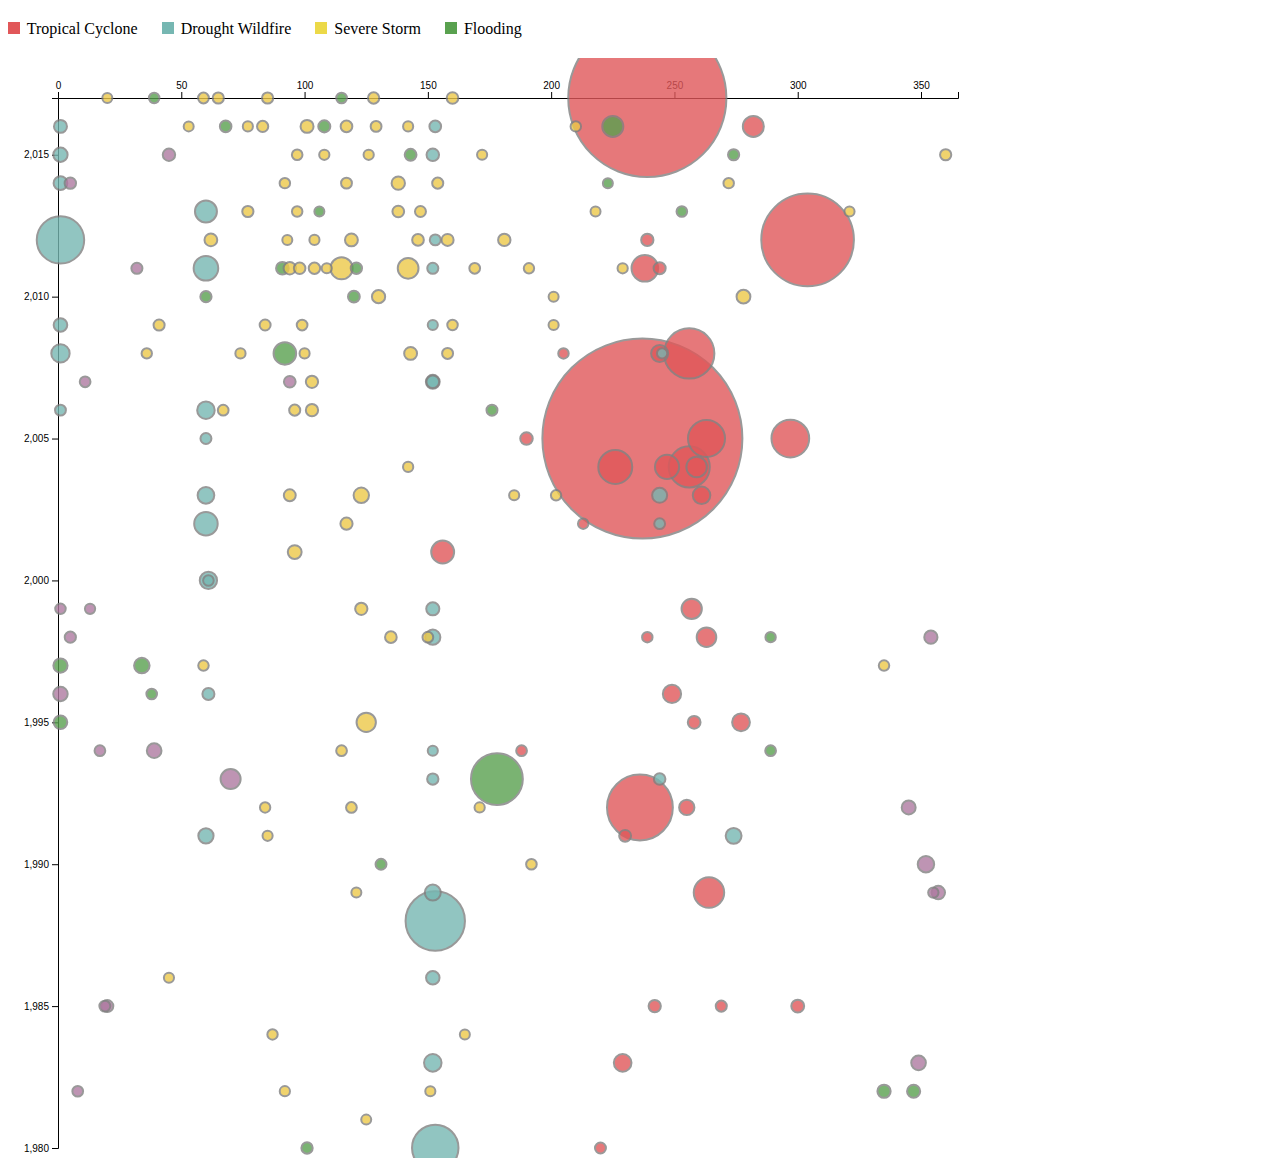
<file: Activity8/index.html>
<!DOCTYPE html>
<html>
<head>
    <title>Activity8</title>
    <meta charset="UTF-8">
    <link rel="icon" href="data:;base64,iVBORwOKGO=" />
    <link rel="stylesheet" href="css/style.css">
</head>
<body>    
    <!-- Add HTML content, SVG drawing area, ... -->

    <ul class="legend">
        <li class="legend-btn" category="tropical-cyclone"><span class="legend-symbol"></span> Tropical Cyclone</li>
        <li class="legend-btn" category="drought-wildfire"><span class="legend-symbol"></span> Drought Wildfire</li>
        <li class="legend-btn" category="severe-storm"><span class="legend-symbol"></span> Severe Storm</li>
        <li class="legend-btn" category="flooding"><span class="legend-symbol"></span> Flooding</li>
    </ul>

    <svg id="timeline"></svg>

    <div id="tooltip"></div>


 
    <!-- D3 bundle -->
    <script src="js/d3.v6.min.js"></script>

    <!-- Our JS code - INCLUDING the new files-->
    <script src="js/main.js"></script>
    <script src="js/timelineCircles.js"></script> 


</body>
</html>
</file>
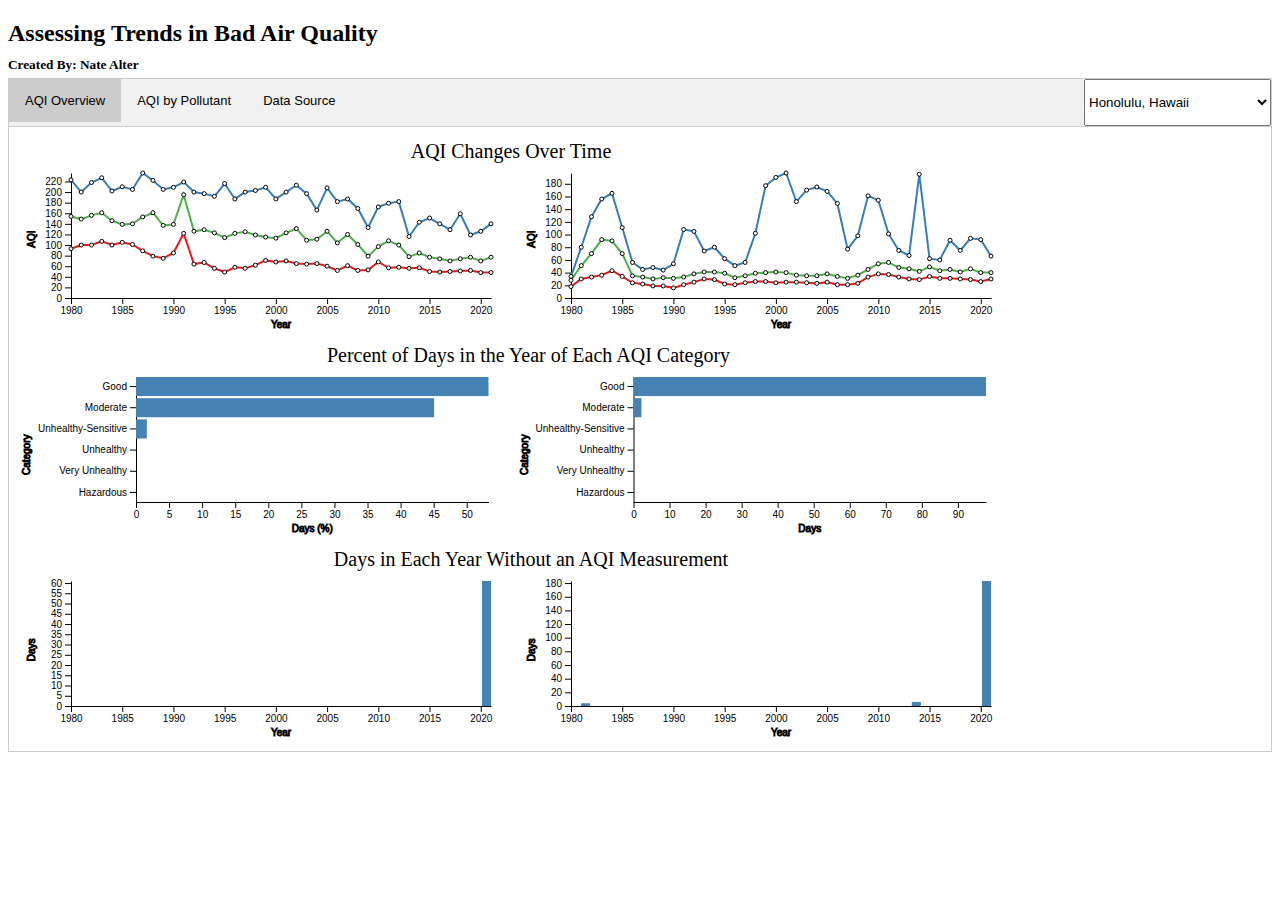
<file: Project1/index.html>
<!DOCTYPE html>
<html>
<head>
    <title>Bad Air</title>
    <meta charset="UTF-8">
    <link rel="icon" href="data:;base64,iVBORwOKGO=" />
    <link rel="stylesheet" href="css/style.css">
</head>
<body onload="defaultTab()">
    <h2>Assessing Trends in Bad Air Quality</h2>
    <h5 style="margin-top: -10px; margin-bottom: 5px;">Created By: Nate Alter</h5>
    <div class="tab">
        <button class="tablinks" onclick="openView(event, 'aqiOverview')" id="defaultOpen">AQI Overview</button>
        <button class="tablinks" onclick="openView(event, 'aqiPollutant')">AQI by Pollutant</button>
        <button class="tablinks" onclick="openView(event, 'data')">Data Source</button>
        <select id="county-selection" style="float: right; height: 47px;">
            <option value="Honolulu">Honolulu, Hawaii</option>
            <option value="Montgomery">Montgomery, Maryland</option>
            <option value="Nassau">Nassau, Florida</option>
            <option value="Aroostook">Aroostook, Maine</option>
            <option value="Saint Louis">Saint Louis, Missouri</option>
            <option value="Queens">Queens, New York</option>
            <option value="Columbia">Columbia, Oregon</option>
            <option value="Guayama">Guayama, Puerto Rico</option>
            <option value="Charleston">Charleston, Sourth Carolina</option>
            <option value="Davidson">Davidson, Tennessee</option>
            <option value="Dallas">Dallas, Texas</option>
            <option value="Los Angeles">Los Angeles, California</option>
        </select>
    </div>

    <div id="aqiOverview" class="tabcontent">
        <svg id="v1"></svg>
        <svg id="v4"></svg>
        <svg id="v3"></svg>
    </div>

    <div id="aqiPollutant" class="tabcontent">
        <svg id="v2"></svg>
        <svg id="v5"></svg>
    </div>

    <div id="data" class="tabcontent">
        <h4>Data Source: </h4>
        US Environmental Protection Agency. Air Quality System Data Mart [internet database] available via
        https://www.epa.gov/outdoor-air-quality-data. Accessed February 18, 2022.
    </div>

    <div id="tooltip"></div>

    <!-- D3 bundle -->
    <script src="js/d3.v6.min.js"></script>

    <!-- Our JS code -->
    <script src="js/tabs.js"></script>
    <script src="js/main.js"></script>
    <script src="js/vis1.js"></script>
    <script src="js/vis2.js"></script>
    <script src="js/vis3.js"></script>
    <script src="js/vis4.js"></script>
    <script src="js/vis5.js"></script>
</body>
</html>
</file>
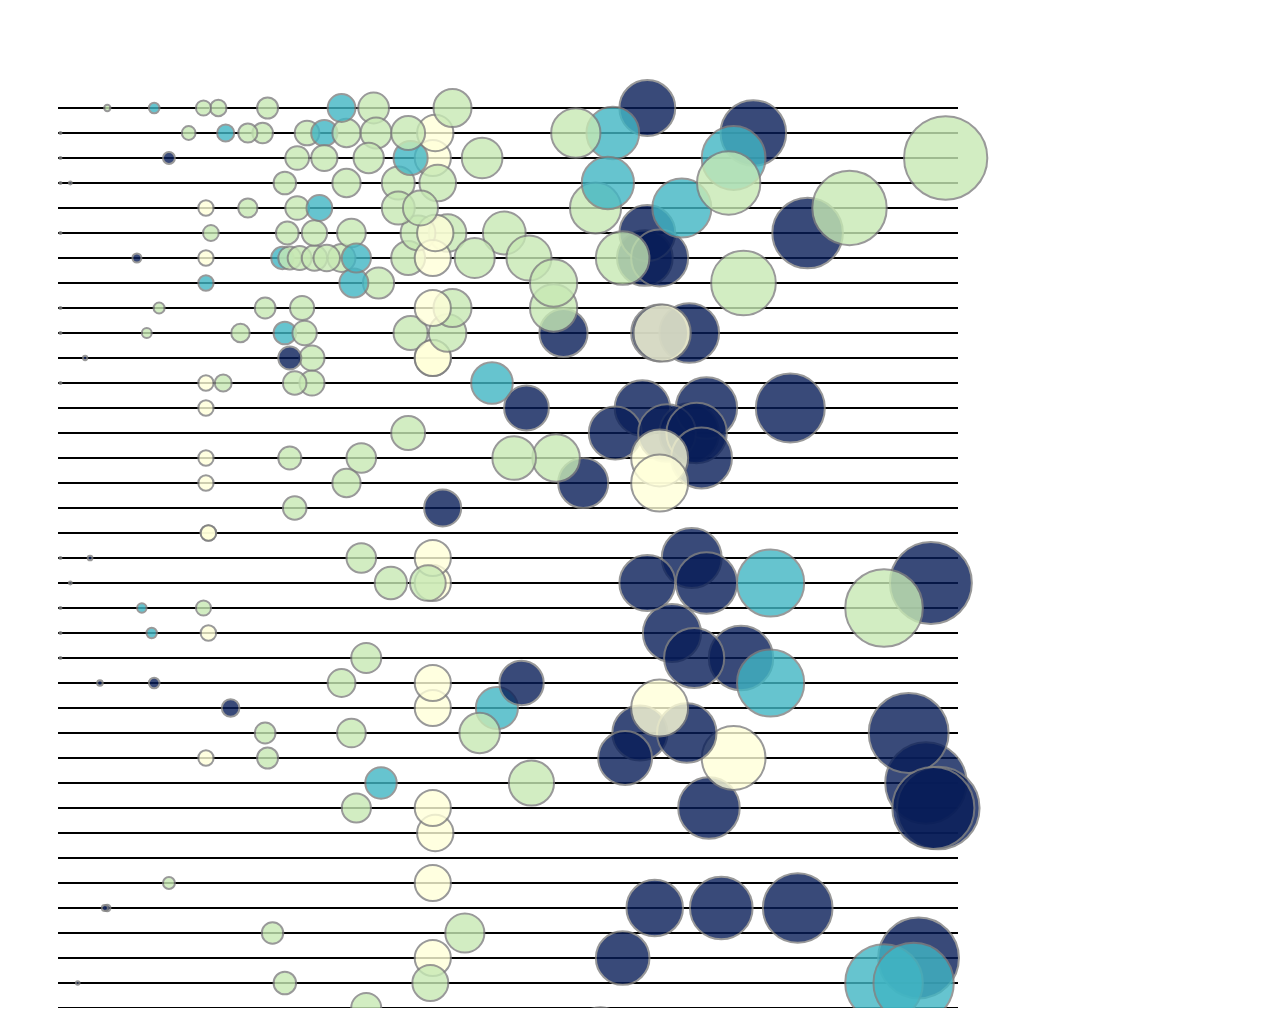
<file: Activity3/Activity3/index.html>
<!DOCTYPE HTML>
<html lang="en">
<head>
    <meta charset="UTF-8">
    <title>Disasters</title>
    
    <!-- The following line references an external css file -->
    <!-- It defines style rules for your page, and elements in your page -->
    <!-- we aren't using one right now.... -->
    <!-- <link href="css/styles.css" rel="stylesheet"> --> 
</head>
<body>
<!--    <h1>Visualization of Natural Disasters, 2017 and 2016</h1>
    <p>Jillian Aurisano</p> -->

    <!-- <button onclick="myFunction()">Click me!!</button> -->
    <svg id="vis" width="1000" height="1000"> </svg>
    
    <!-- Load external JS files -->
    <script src="d3.v6.min.js"></script>

    <!-- This is where you will do most of the 'work' for your applications -->
    <script src="script.js"></script>
</body>
</html>
</file>
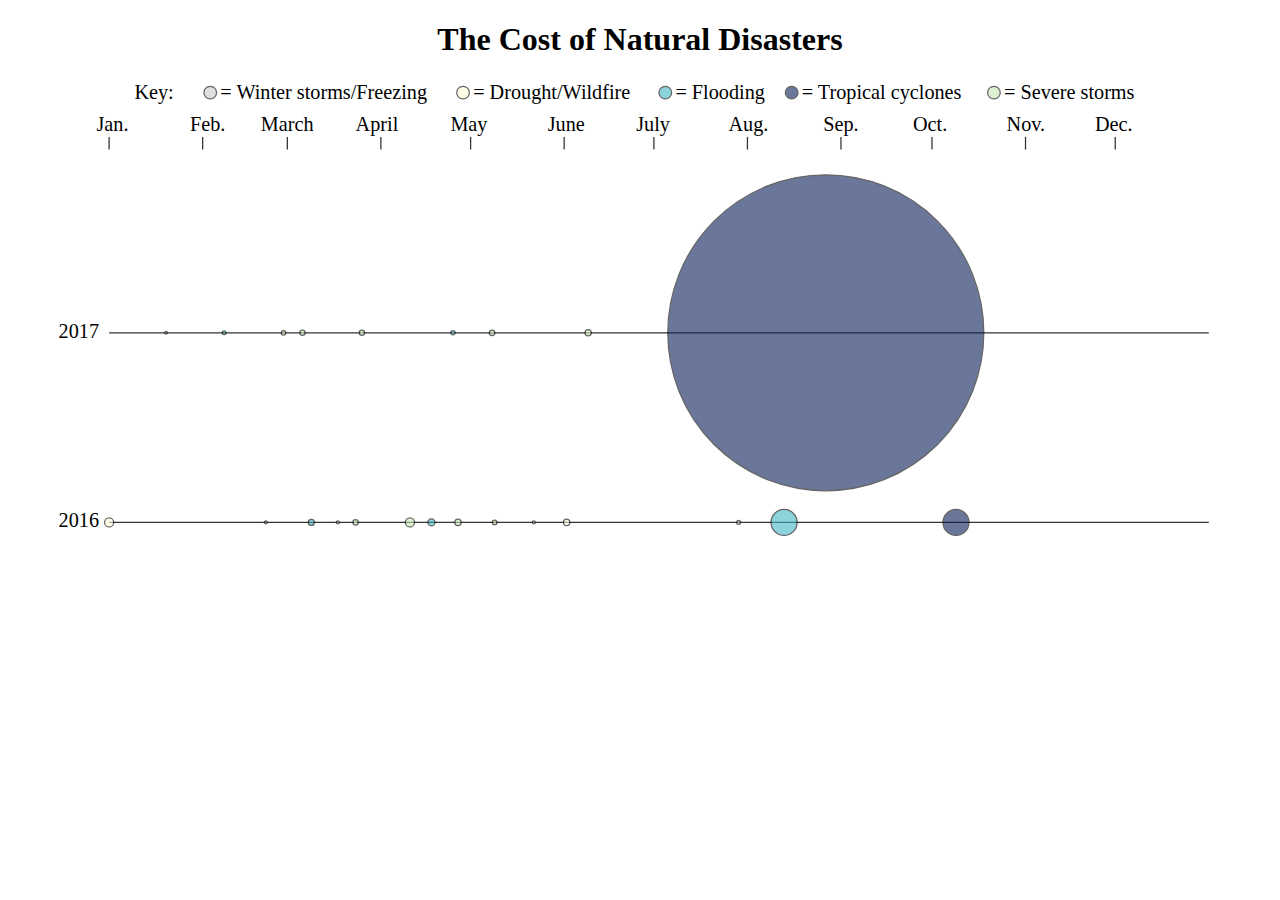
<file: visualization1.html>
<!DOCTYPE HTML>
<html lang="en">
<head>
    <meta charset="UTF-8">
    <title>Visualization 1</title>

    <!-- The following line references an external css file -->
    <!-- It defines style rules for your page, and elements in your page -->
</head>
<body>
  <h1 style="text-align:center">The Cost of Natural Disasters</h1>
  <svg viewBox="0 0 1000 600" >
    <!-- Key -->
    <text x="100" y="15">Key: </text>
    <circle cx="160" cy="10" r="5" opacity=".6" stroke="black" stroke-width="1" fill="#ccc" /><text x="168" y="15"> = Winter storms/Freezing</text>
    <circle cx="360" cy="10" r="5" opacity=".6" stroke="black" stroke-width="1" fill="#ffffd9" /><text x="368" y="15"> = Drought/Wildfire</text>
    <circle cx="520" cy="10" r="5" opacity=".6" stroke="black" stroke-width="1" fill="#41b6c4" /><text x="528" y="15"> = Flooding</text>
    <circle cx="620" cy="10" r="5" opacity=".6" stroke="black" stroke-width="1" fill="#081d58" /><text x="628" y="15"> = Tropical cyclones</text>
    <circle cx="780" cy="10" r="5" opacity=".6" stroke="black" stroke-width="1" fill="#c7e9b4" /><text x="788" y="15"> = Severe storms</text>

    <!-- Months -->
    <text x="70" y="40">Jan.</text><line x1="80" y1="45" x2="80" y2="55" style="stroke:#333;stroke=width:1" />
    <text x="144" y="40">Feb.</text><line x1="154" y1="45" x2="154" y2="55" style="stroke:#333;stroke=width:1" />
    <text x="200" y="40">March</text><line x1="221" y1="45" x2="221" y2="55" style="stroke:#333;stroke=width:1" />
    <text x="275" y="40">April</text><line x1="295" y1="45" x2="295" y2="55" style="stroke:#333;stroke=width:1" />
    <text x="350" y="40">May</text><line x1="366" y1="45" x2="366" y2="55" style="stroke:#333;stroke=width:1" />
    <text x="427" y="40">June</text><line x1="440" y1="45" x2="440" y2="55" style="stroke:#333;stroke=width:1" />
    <text x="497" y="40">July</text><line x1="511" y1="45" x2="511" y2="55" style="stroke:#333;stroke=width:1" />
    <text x="570" y="40">Aug.</text><line x1="585" y1="45" x2="585" y2="55" style="stroke:#333;stroke=width:1" />
    <text x="645" y="40">Sep.</text><line x1="659" y1="45" x2="659" y2="55" style="stroke:#333;stroke=width:1" />
    <text x="716" y="40">Oct.</text><line x1="731" y1="45" x2="731" y2="55" style="stroke:#333;stroke=width:1" />
    <text x="790" y="40">Nov.</text><line x1="805" y1="45" x2="805" y2="55" style="stroke:#333;stroke=width:1" />
    <text x="860" y="40">Dec.</text><line x1="876" y1="45" x2="876" y2="55" style="stroke:#333;stroke=width:1" />

    <!-- 2017 -->
    <text x="40" y="204">2017</text><line x1="80" y1="200" x2="950" y2="200" style="stroke:#333;stroke-width:1" />
    <circle cx="647" cy="200" r="125" opacity=".6" stroke="black" stroke-width="1" fill="#081d58" />
    <circle cx="459" cy="200" r="2.5" opacity=".6" stroke="black" stroke-width="1" fill="#c7e9b4" />
    <circle cx="383" cy="200" r="2.2" opacity=".6" stroke="black" stroke-width="1" fill="#c7e9b4" />
    <circle cx="280" cy="200" r="2.1" opacity=".6" stroke="black" stroke-width="1" fill="#c7e9b4" />
    <circle cx="233" cy="200" r="2.1" opacity=".6" stroke="black" stroke-width="1" fill="#c7e9b4" />
    <circle cx="218" cy="200" r="1.8" opacity=".6" stroke="black" stroke-width="1" fill="#c7e9b4" />
    <circle cx="352" cy="200" r="1.7" opacity=".6" stroke="black" stroke-width="1" fill="#41b6c4" />
    <circle cx="171" cy="200" r="1.5" opacity=".6" stroke="black" stroke-width="1" fill="#41b6c4" />
    <circle cx="125" cy="200" r="1.1" opacity=".6" stroke="black" stroke-width="1" fill="#c7e9b4" />

    <!-- 2016 -->
    <text x="40" y="354">2016</text><line x1="80" y1="350" x2="950" y2="350" style="stroke:#333;stroke-width:1" />
    <circle cx="614" cy="350" r="10.3" opacity=".6" stroke="black" stroke-width="1" fill="#41b6c4" />
    <circle cx="750" cy="350" r="10.3" opacity=".6" stroke="black" stroke-width="1" fill="#081d58" />
    <circle cx="80" cy="350" r="3.6" opacity=".6" stroke="black" stroke-width="1" fill="#ffffd9" />
    <circle cx="318" cy="350" r="3.6" opacity=".6" stroke="black" stroke-width="1" fill="#c7e9b4" />
    <circle cx="335" cy="350" r="2.8" opacity=".6" stroke="black" stroke-width="1" fill="#41b6c4" />
    <circle cx="442" cy="350" r="2.5" opacity=".6" stroke="black" stroke-width="1" fill="#ffffd9" />
    <circle cx="356" cy="350" r="2.5" opacity=".6" stroke="black" stroke-width="1" fill="#c7e9b4" />
    <circle cx="240" cy="350" r="2.4" opacity=".6" stroke="black" stroke-width="1" fill="#41b6c4" />
    <circle cx="275" cy="350" r="2.1" opacity=".6" stroke="black" stroke-width="1" fill="#c7e9b4" />
    <circle cx="385" cy="350" r="1.8" opacity=".6" stroke="black" stroke-width="1" fill="#c7e9b4" />
    <circle cx="578" cy="350" r="1.5" opacity=".6" stroke="black" stroke-width="1" fill="#c7e9b4" />
    <circle cx="261" cy="350" r="1.2" opacity=".6" stroke="black" stroke-width="1" fill="#c7e9b4" />
    <circle cx="416" cy="350" r="1.2" opacity=".6" stroke="black" stroke-width="1" fill="#c7e9b4" />
    <circle cx="204" cy="350" r="1.1" opacity=".6" stroke="black" stroke-width="1" fill="#c7e9b4" />

  </svg>
</body>
</html>
</file>
<file: Activity8/css/style.css>
/* Tooltip */
#tooltip {
  position: absolute;
  display: none;
  background: #fff;
  box-shadow: 3px 3px 3px 0px rgb(92 92 92 / 0.5);
  border: 1px solid #ddd;
  font-size: 12px;
  font-weight: 500;
  padding: 8px;
  min-width: 160px;
  color: #333;
}
.tooltip-title {
  color: #000;
  font-size: 14px;
  font-weight: 600;
}
#tooltip ul {
  margin: 5px 0 0 0;
  padding-left: 20px;
}

/* Legend */
.legend {
  margin: 20px 0;
  list-style: none;
  padding: 0;
}
.legend-btn {
  display: inline-block;
  margin: 0 20px 0 0;
  cursor: pointer;
  transition: all ease-in-out 200ms;
}
.legend-btn:hover.legend-btn.inactive:hover  {
  /*opacity: 1.0;*/
}
.legend-btn.inactive {
  opacity: 0.3;
}
.legend-symbol {
  width: 12px;
  height: 12px;
  margin-right: 3px;
  display: inline-block;
}
.legend-btn[category="tropical-cyclone"] .legend-symbol {
  background: #E15759;
}
.legend-btn[category="drought-wildfire"] .legend-symbol {
  background: #76B7B2;
}
.legend-btn[category="severe-storm"] .legend-symbol {
  background: #ECD948;
}
.legend-btn[category="flooding"] .legend-symbol {
  background: #59A14F;
}
</file>
<file: Project1/css/style.css>
/* Style the tab */
.tab {
  overflow: hidden;
  border: 1px solid #ccc;
  background-color: #f1f1f1;
}

/* Style the buttons inside the tab */
.tab button {
  background-color: inherit;
  float: left;
  border: none;
  outline: none;
  cursor: pointer;
  padding: 14px 16px;
  transition: 0.3s;
  font-size: 13px;
}

/* Change background color of buttons on hover */
.tab button:hover {
  background-color: #ddd;
}

/* Create an active/current tablink class */
.tab button.active {
  background-color: #ccc;
}

/* Style the tab content */
.tabcontent {
  display: none;
  padding: 6px 12px;
  border: 1px solid #ccc;
  border-top: none;
}

/* Tooltip */
#tooltip {
  position: absolute;
  display: none;
  background: #fff;
  box-shadow: 3px 3px 3px 0px rgb(92 92 92 / 0.5);
  border: 1px solid #ddd;
  font-size: 12px;
  font-weight: 500;
  padding: 8px;
  min-width: 160px;
  color: #333;
}
.tooltip-title {
  color: #000;
  font-size: 14px;
  font-weight: 600;
}
#tooltip ul {
  margin: 5px 0 0 0;
  padding-left: 20px;
}

.selectCircle:hover {
  stroke: black;
}
</file>
